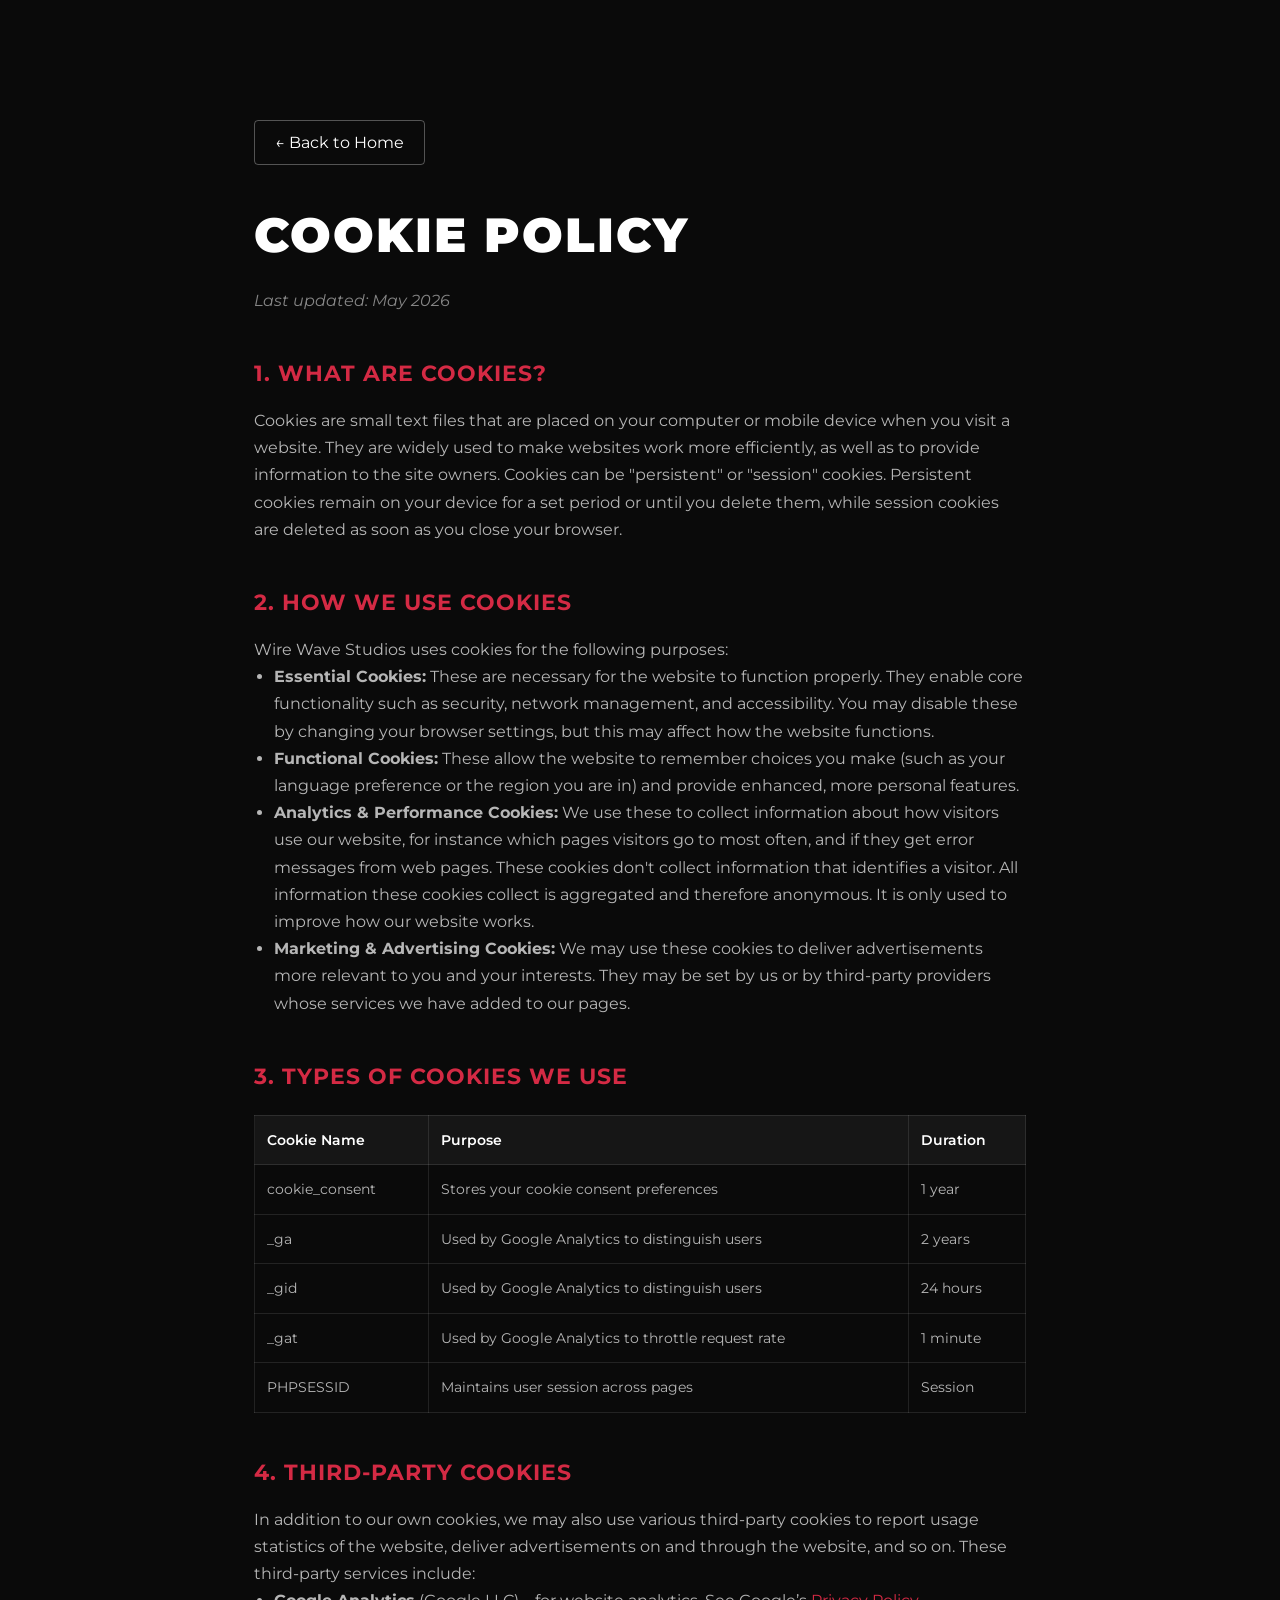
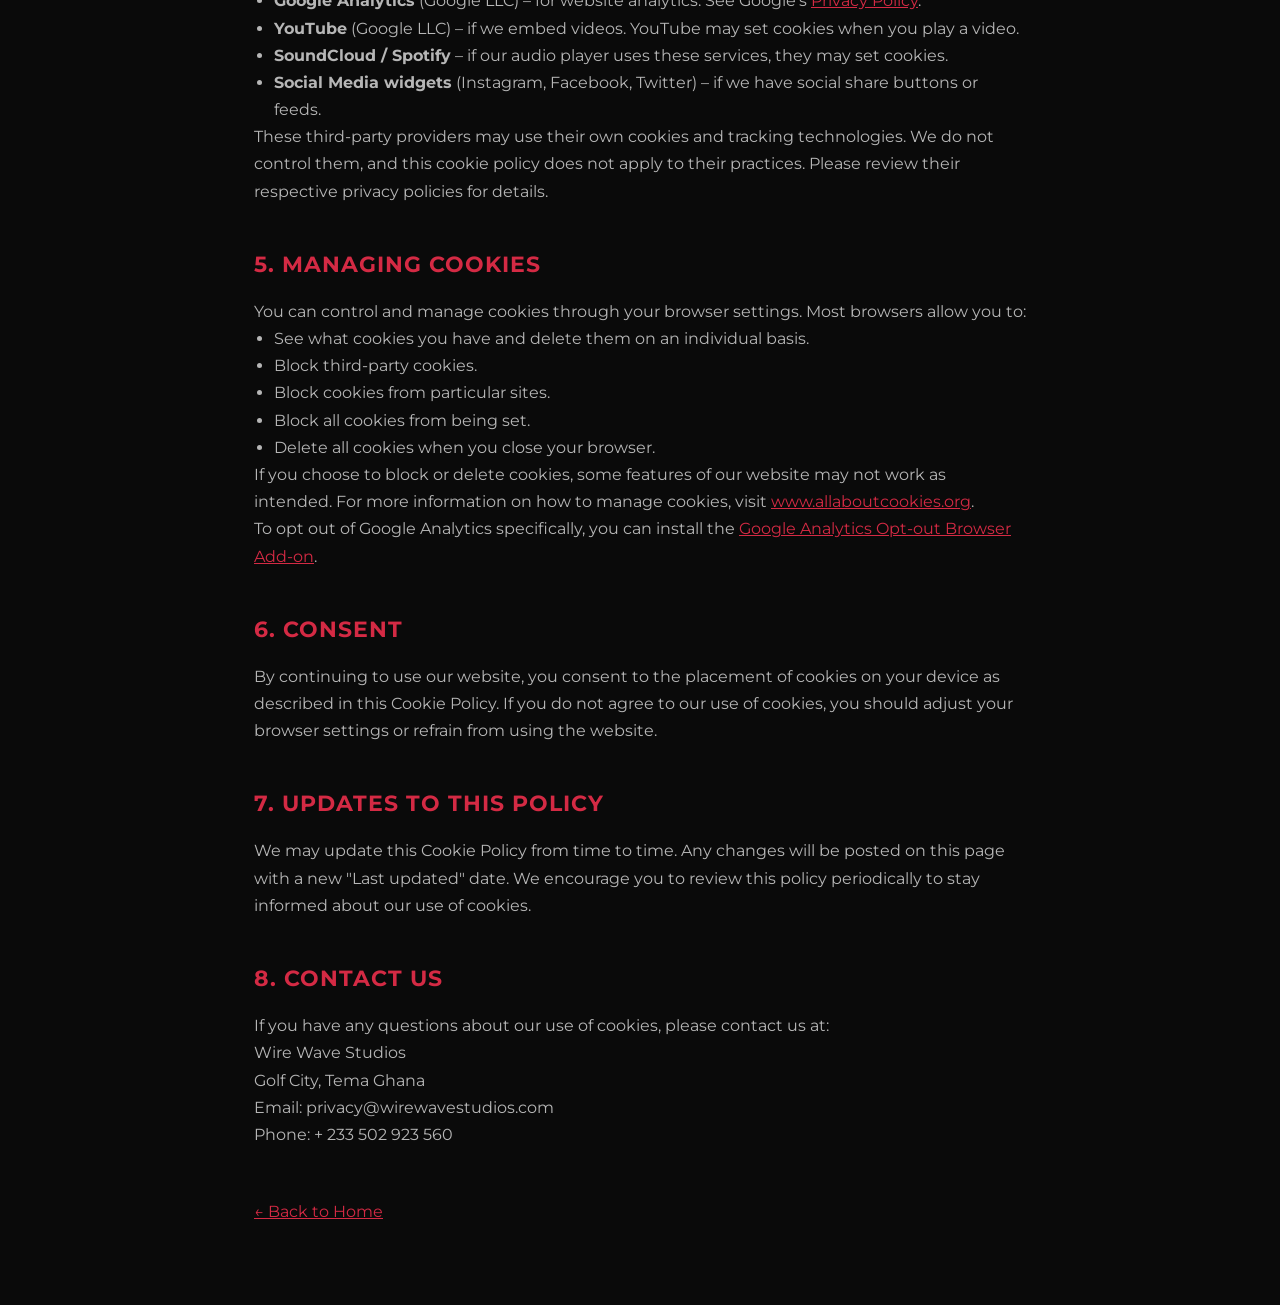
<file: Cookies.html>
<!DOCTYPE html>
<html lang="en">
<head>
    <meta charset="UTF-8">
    <meta name="viewport" content="width=device-width, initial-scale=1.0">
    <title>Cookie Policy | Wire Wave Studios</title>
    <link rel="stylesheet" href="style.css">
    <link href="https://fonts.googleapis.com/css2?family=Montserrat:wght@300;400;500;600;700;800;900&display=swap" rel="stylesheet">
    <style>
        body {
            background: #0a0a0a;
            color: #fff;
            padding: 120px 5% 80px;
            max-width: 900px;
            margin: 0 auto;
            font-family: 'Montserrat', sans-serif;
            line-height: 1.7;
        }
        h1 {
            font-size: clamp(2rem, 5vw, 3rem);
            font-weight: 900;
            text-transform: uppercase;
            letter-spacing: 2px;
            margin-bottom: 10px;
        }
        .last-updated {
            color: rgba(255,255,255,0.5);
            margin-bottom: 40px;
            font-style: italic;
        }
        h2 {
            font-size: 1.4rem;
            font-weight: 700;
            margin: 40px 0 15px;
            color: var(--primary-red, #d42a44);
            text-transform: uppercase;
            letter-spacing: 1px;
        }
        p, li {
            color: rgba(255,255,255,0.7);
        }
        ul {
            padding-left: 20px;
        }
        a {
            color: var(--primary-red);
        }
        .back-home {
            display: inline-block;
            margin-bottom: 30px;
            color: #fff;
            text-decoration: none;
            border: 1px solid rgba(255,255,255,0.3);
            padding: 8px 20px;
            border-radius: 4px;
            transition: 0.3s;
        }
        .back-home:hover {
            background: var(--primary-red);
            border-color: var(--primary-red);
        }
        table {
            width: 100%;
            border-collapse: collapse;
            margin: 20px 0;
            font-size: 0.9rem;
        }
        th, td {
            border: 1px solid rgba(255,255,255,0.1);
            padding: 12px;
            text-align: left;
        }
        th {
            background: rgba(255,255,255,0.05);
            color: #fff;
            font-weight: 600;
        }
        td {
            color: rgba(255,255,255,0.7);
        }
    </style>
</head>
<body>
    <a href="index.html" class="back-home">← Back to Home</a>
    <h1>Cookie Policy</h1>
    <p class="last-updated">Last updated: May 2026</p>

    <h2>1. What Are Cookies?</h2>
    <p>Cookies are small text files that are placed on your computer or mobile device when you visit a website. They are widely used to make websites work more efficiently, as well as to provide information to the site owners. Cookies can be "persistent" or "session" cookies. Persistent cookies remain on your device for a set period or until you delete them, while session cookies are deleted as soon as you close your browser.</p>

    <h2>2. How We Use Cookies</h2>
    <p>Wire Wave Studios uses cookies for the following purposes:</p>
    <ul>
        <li><strong>Essential Cookies:</strong> These are necessary for the website to function properly. They enable core functionality such as security, network management, and accessibility. You may disable these by changing your browser settings, but this may affect how the website functions.</li>
        <li><strong>Functional Cookies:</strong> These allow the website to remember choices you make (such as your language preference or the region you are in) and provide enhanced, more personal features.</li>
        <li><strong>Analytics & Performance Cookies:</strong> We use these to collect information about how visitors use our website, for instance which pages visitors go to most often, and if they get error messages from web pages. These cookies don't collect information that identifies a visitor. All information these cookies collect is aggregated and therefore anonymous. It is only used to improve how our website works.</li>
        <li><strong>Marketing & Advertising Cookies:</strong> We may use these cookies to deliver advertisements more relevant to you and your interests. They may be set by us or by third‑party providers whose services we have added to our pages.</li>
    </ul>

    <h2>3. Types of Cookies We Use</h2>
    <table>
        <thead>
            <tr>
                <th>Cookie Name</th>
                <th>Purpose</th>
                <th>Duration</th>
            </tr>
        </thead>
        <tbody>
            <tr>
                <td>cookie_consent</td>
                <td>Stores your cookie consent preferences</td>
                <td>1 year</td>
            </tr>
            <tr>
                <td>_ga</td>
                <td>Used by Google Analytics to distinguish users</td>
                <td>2 years</td>
            </tr>
            <tr>
                <td>_gid</td>
                <td>Used by Google Analytics to distinguish users</td>
                <td>24 hours</td>
            </tr>
            <tr>
                <td>_gat</td>
                <td>Used by Google Analytics to throttle request rate</td>
                <td>1 minute</td>
            </tr>
            <tr>
                <td>PHPSESSID</td>
                <td>Maintains user session across pages</td>
                <td>Session</td>
            </tr>
        </tbody>
    </table>

    <h2>4. Third‑Party Cookies</h2>
    <p>In addition to our own cookies, we may also use various third‑party cookies to report usage statistics of the website, deliver advertisements on and through the website, and so on. These third‑party services include:</p>
    <ul>
        <li><strong>Google Analytics</strong> (Google LLC) – for website analytics. See Google’s <a href="https://policies.google.com/privacy" target="_blank">Privacy Policy</a>.</li>
        <li><strong>YouTube</strong> (Google LLC) – if we embed videos. YouTube may set cookies when you play a video.</li>
        <li><strong>SoundCloud / Spotify</strong> – if our audio player uses these services, they may set cookies.</li>
        <li><strong>Social Media widgets</strong> (Instagram, Facebook, Twitter) – if we have social share buttons or feeds.</li>
    </ul>
    <p>These third‑party providers may use their own cookies and tracking technologies. We do not control them, and this cookie policy does not apply to their practices. Please review their respective privacy policies for details.</p>

    <h2>5. Managing Cookies</h2>
    <p>You can control and manage cookies through your browser settings. Most browsers allow you to:</p>
    <ul>
        <li>See what cookies you have and delete them on an individual basis.</li>
        <li>Block third‑party cookies.</li>
        <li>Block cookies from particular sites.</li>
        <li>Block all cookies from being set.</li>
        <li>Delete all cookies when you close your browser.</li>
    </ul>
    <p>If you choose to block or delete cookies, some features of our website may not work as intended. For more information on how to manage cookies, visit <a href="https://www.allaboutcookies.org" target="_blank">www.allaboutcookies.org</a>.</p>
    <p>To opt out of Google Analytics specifically, you can install the <a href="https://tools.google.com/dlpage/gaoptout" target="_blank">Google Analytics Opt‑out Browser Add‑on</a>.</p>

    <h2>6. Consent</h2>
    <p>By continuing to use our website, you consent to the placement of cookies on your device as described in this Cookie Policy. If you do not agree to our use of cookies, you should adjust your browser settings or refrain from using the website.</p>

    <h2>7. Updates to This Policy</h2>
    <p>We may update this Cookie Policy from time to time. Any changes will be posted on this page with a new "Last updated" date. We encourage you to review this policy periodically to stay informed about our use of cookies.</p>

    <h2>8. Contact Us</h2>
    <p>If you have any questions about our use of cookies, please contact us at:</p>
    <p>
        Wire Wave Studios<br>
        Golf City, Tema Ghana<br>
        Email: privacy@wirewavestudios.com<br>
        Phone: + 233 502 923 560
    </p>

<p style="margin-top: 50px;"><a href="index.html">← Back to Home</a></p>    
</body>
</html>
</file>
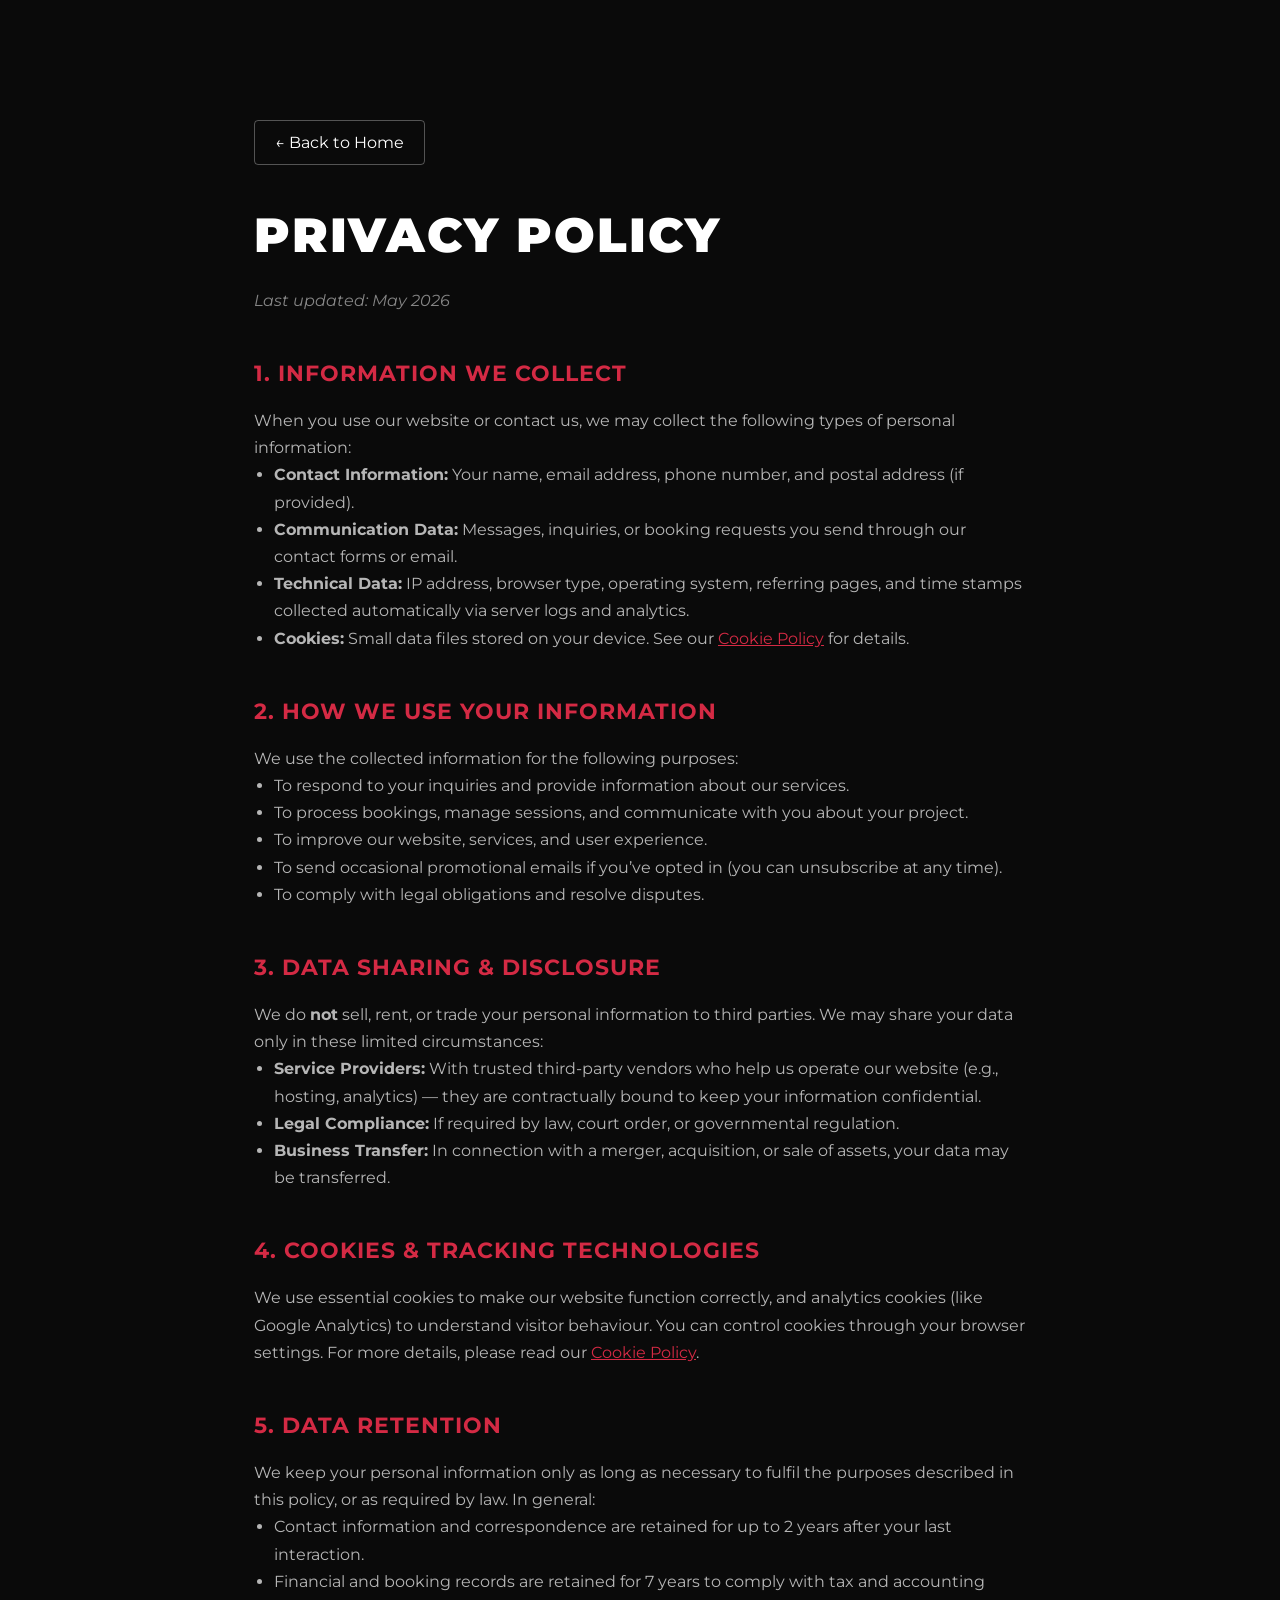
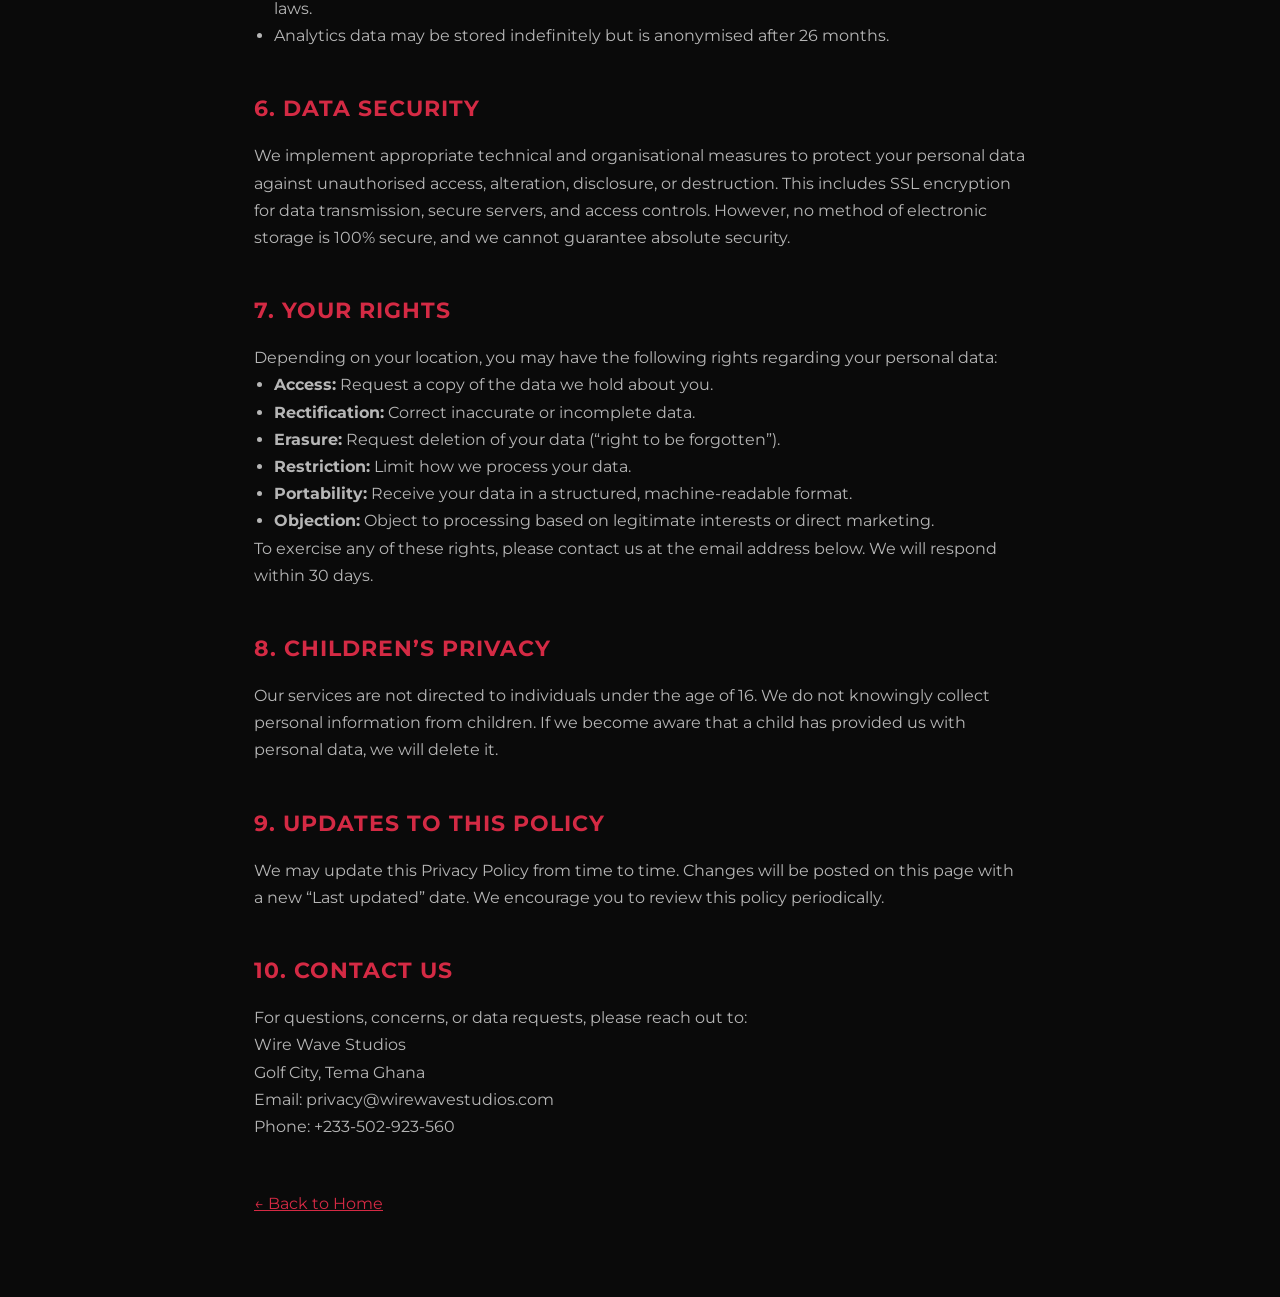
<file: Privacy.html>
<!DOCTYPE html>
<html lang="en">
<head>
    <meta charset="UTF-8">
    <meta name="viewport" content="width=device-width, initial-scale=1.0">
    <title>Privacy Policy | Wire Wave Studios</title>
    <link rel="stylesheet" href="style.css">
    <link href="https://fonts.googleapis.com/css2?family=Montserrat:wght@300;400;500;600;700;800;900&display=swap" rel="stylesheet">
    <style>
        body {
            background: #0a0a0a;
            color: #fff;
            padding: 120px 5% 80px;
            max-width: 900px;
            margin: 0 auto;
            font-family: 'Montserrat', sans-serif;
            line-height: 1.7;
        }
        h1 {
            font-size: clamp(2rem, 5vw, 3rem);
            font-weight: 900;
            text-transform: uppercase;
            letter-spacing: 2px;
            margin-bottom: 10px;
        }
        .last-updated {
            color: rgba(255,255,255,0.5);
            margin-bottom: 40px;
            font-style: italic;
        }
        h2 {
            font-size: 1.4rem;
            font-weight: 700;
            margin: 40px 0 15px;
            color: var(--primary-red, #d42a44);
            text-transform: uppercase;
            letter-spacing: 1px;
        }
        p, li {
            color: rgba(255,255,255,0.7);
        }
        ul {
            padding-left: 20px;
        }
        a {
            color: var(--primary-red);
        }
        .back-home {
            display: inline-block;
            margin-bottom: 30px;
            color: #fff;
            text-decoration: none;
            border: 1px solid rgba(255,255,255,0.3);
            padding: 8px 20px;
            border-radius: 4px;
            transition: 0.3s;
        }
        .back-home:hover {
            background: var(--primary-red);
            border-color: var(--primary-red);
        }
    </style>
</head>
<body>
    <a href="index.html" class="back-home">← Back to Home</a>
    <h1>Privacy Policy</h1>
    <p class="last-updated">Last updated: May 2026</p>

    <h2>1. Information We Collect</h2>
    <p>When you use our website or contact us, we may collect the following types of personal information:</p>
    <ul>
        <li><strong>Contact Information:</strong> Your name, email address, phone number, and postal address (if provided).</li>
        <li><strong>Communication Data:</strong> Messages, inquiries, or booking requests you send through our contact forms or email.</li>
        <li><strong>Technical Data:</strong> IP address, browser type, operating system, referring pages, and time stamps collected automatically via server logs and analytics.</li>
        <li><strong>Cookies:</strong> Small data files stored on your device. See our <a href="cookies.html">Cookie Policy</a> for details.</li>
    </ul>

    <h2>2. How We Use Your Information</h2>
    <p>We use the collected information for the following purposes:</p>
    <ul>
        <li>To respond to your inquiries and provide information about our services.</li>
        <li>To process bookings, manage sessions, and communicate with you about your project.</li>
        <li>To improve our website, services, and user experience.</li>
        <li>To send occasional promotional emails if you’ve opted in (you can unsubscribe at any time).</li>
        <li>To comply with legal obligations and resolve disputes.</li>
    </ul>

    <h2>3. Data Sharing & Disclosure</h2>
    <p>We do <strong>not</strong> sell, rent, or trade your personal information to third parties. We may share your data only in these limited circumstances:</p>
    <ul>
        <li><strong>Service Providers:</strong> With trusted third‑party vendors who help us operate our website (e.g., hosting, analytics) — they are contractually bound to keep your information confidential.</li>
        <li><strong>Legal Compliance:</strong> If required by law, court order, or governmental regulation.</li>
        <li><strong>Business Transfer:</strong> In connection with a merger, acquisition, or sale of assets, your data may be transferred.</li>
    </ul>

    <h2>4. Cookies & Tracking Technologies</h2>
    <p>We use essential cookies to make our website function correctly, and analytics cookies (like Google Analytics) to understand visitor behaviour. You can control cookies through your browser settings. For more details, please read our <a href="cookies.html">Cookie Policy</a>.</p>

    <h2>5. Data Retention</h2>
    <p>We keep your personal information only as long as necessary to fulfil the purposes described in this policy, or as required by law. In general:</p>
    <ul>
        <li>Contact information and correspondence are retained for up to 2 years after your last interaction.</li>
        <li>Financial and booking records are retained for 7 years to comply with tax and accounting laws.</li>
        <li>Analytics data may be stored indefinitely but is anonymised after 26 months.</li>
    </ul>

    <h2>6. Data Security</h2>
    <p>We implement appropriate technical and organisational measures to protect your personal data against unauthorised access, alteration, disclosure, or destruction. This includes SSL encryption for data transmission, secure servers, and access controls. However, no method of electronic storage is 100% secure, and we cannot guarantee absolute security.</p>

    <h2>7. Your Rights</h2>
    <p>Depending on your location, you may have the following rights regarding your personal data:</p>
    <ul>
        <li><strong>Access:</strong> Request a copy of the data we hold about you.</li>
        <li><strong>Rectification:</strong> Correct inaccurate or incomplete data.</li>
        <li><strong>Erasure:</strong> Request deletion of your data (“right to be forgotten”).</li>
        <li><strong>Restriction:</strong> Limit how we process your data.</li>
        <li><strong>Portability:</strong> Receive your data in a structured, machine‑readable format.</li>
        <li><strong>Objection:</strong> Object to processing based on legitimate interests or direct marketing.</li>
    </ul>
    <p>To exercise any of these rights, please contact us at the email address below. We will respond within 30 days.</p>

    <h2>8. Children’s Privacy</h2>
    <p>Our services are not directed to individuals under the age of 16. We do not knowingly collect personal information from children. If we become aware that a child has provided us with personal data, we will delete it.</p>

    <h2>9. Updates to This Policy</h2>
    <p>We may update this Privacy Policy from time to time. Changes will be posted on this page with a new “Last updated” date. We encourage you to review this policy periodically.</p>

    <h2>10. Contact Us</h2>
    <p>For questions, concerns, or data requests, please reach out to:</p>
    <p>
        Wire Wave Studios<br>
        Golf City, Tema Ghana<br>
        Email: privacy@wirewavestudios.com<br>
        Phone: +233-502-923-560
    </p>

    <p style="margin-top: 50px;"><a href="index.html">← Back to Home</a></p>
</body>
</html>
</file>
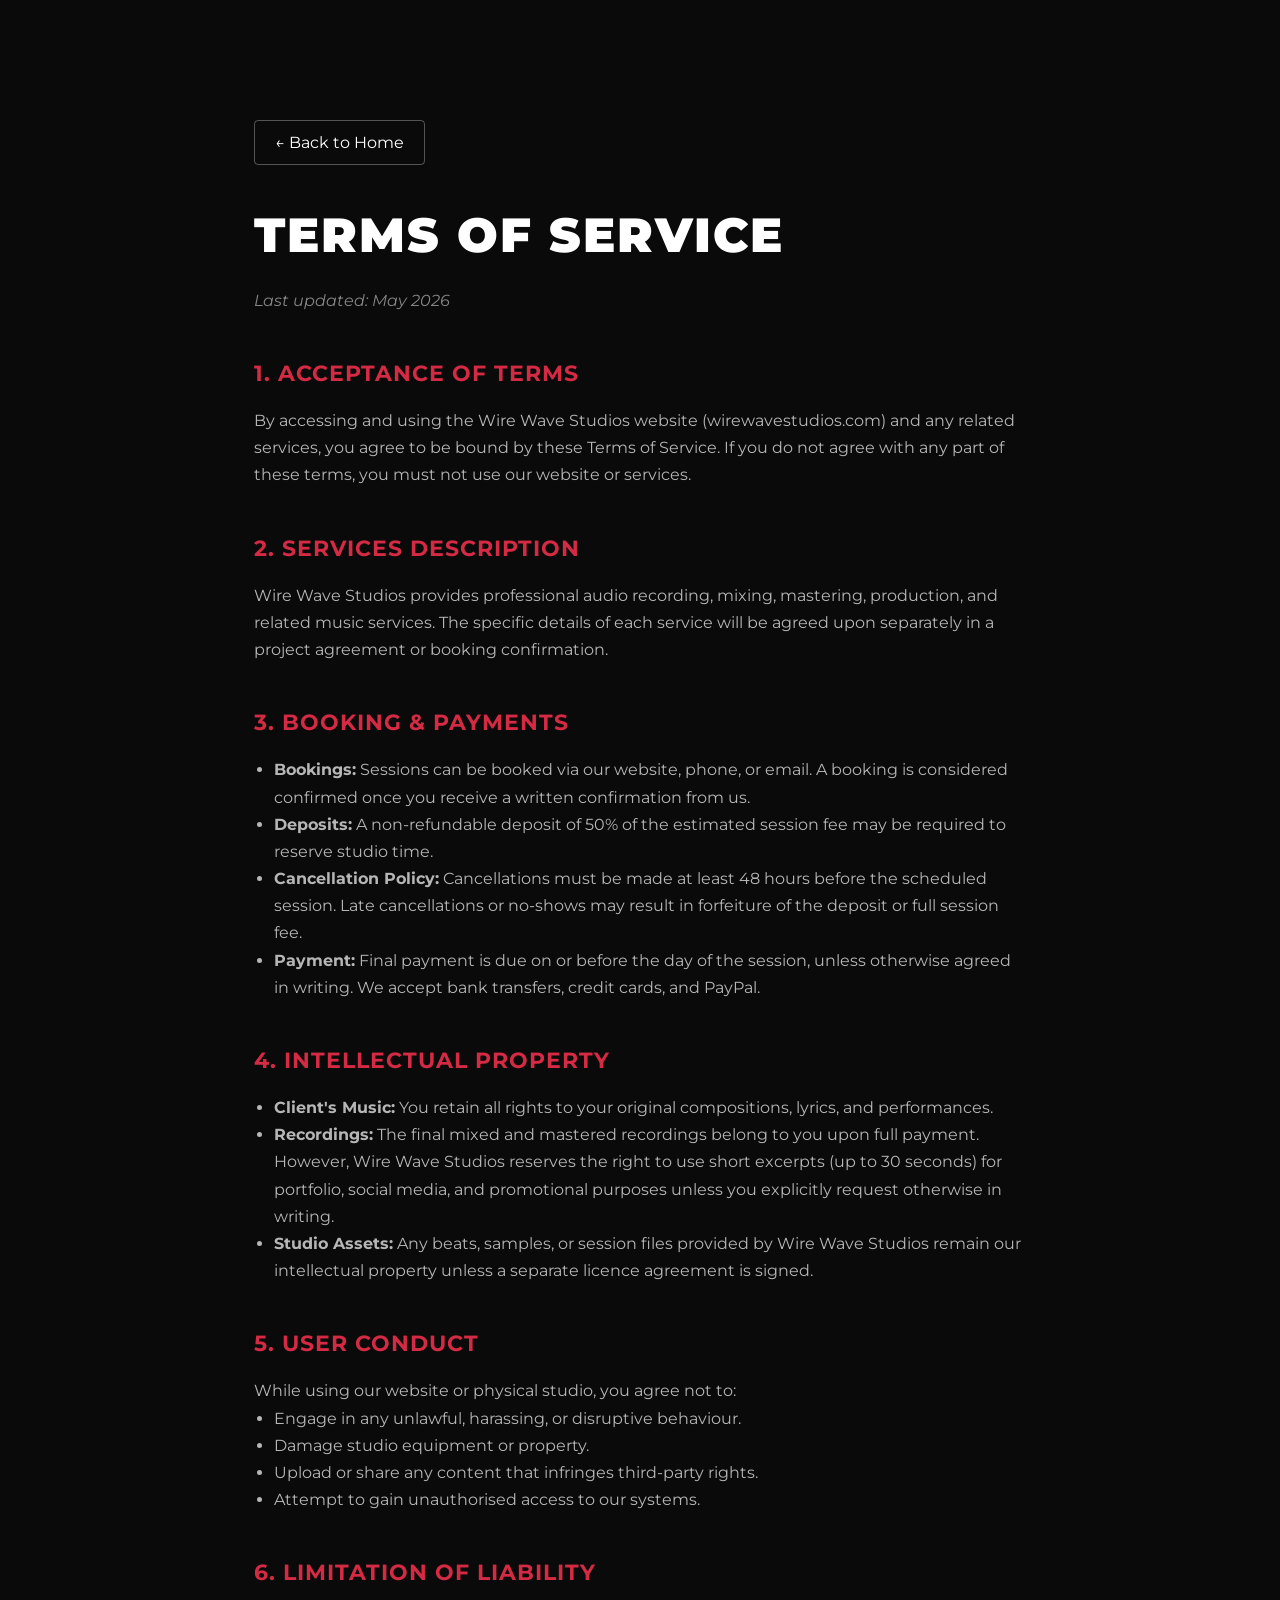
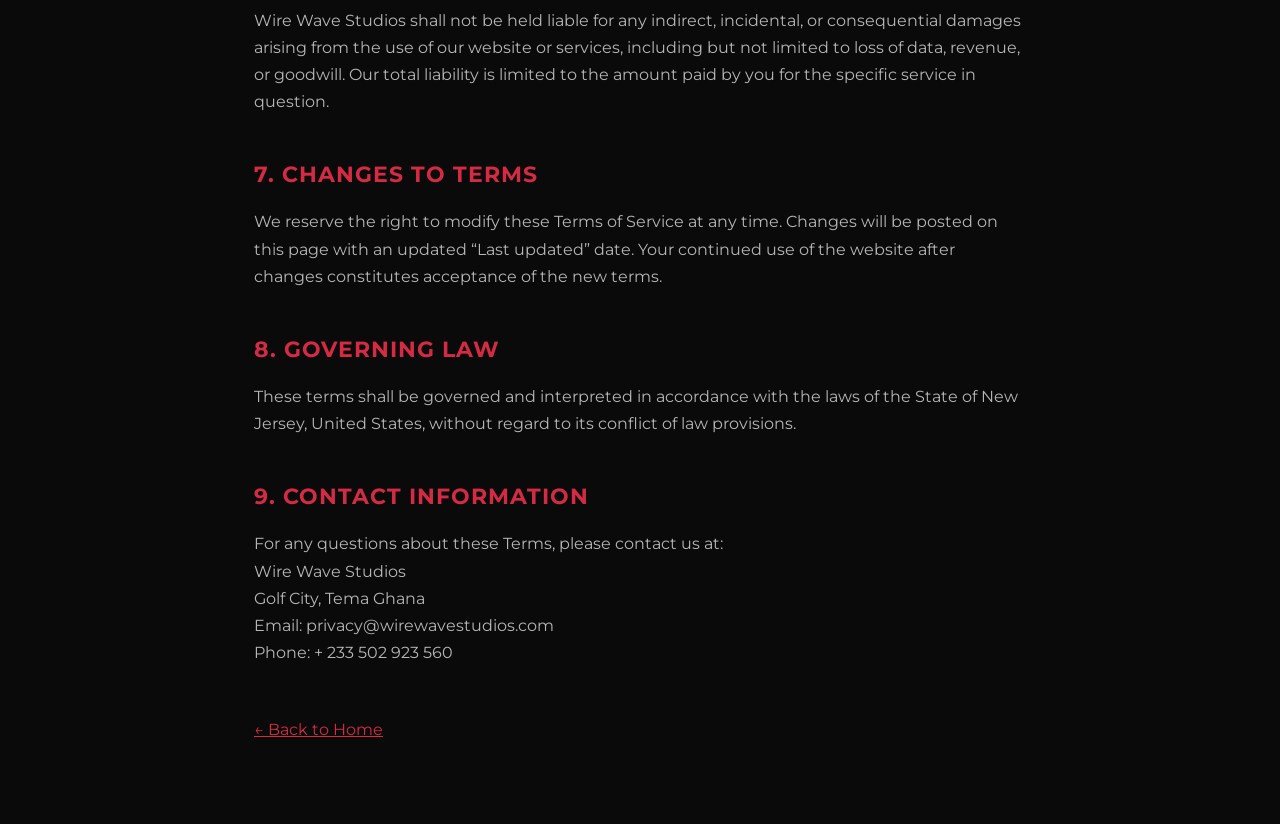
<file: Terms.html>
<!DOCTYPE html>
<html lang="en">
<head>
    <meta charset="UTF-8">
    <meta name="viewport" content="width=device-width, initial-scale=1.0">
    <title>Terms of Service | Wire Wave Studios</title>
    <link rel="stylesheet" href="style.css">
    <link href="https://fonts.googleapis.com/css2?family=Montserrat:wght@300;400;500;600;700;800;900&display=swap" rel="stylesheet">
    <style>
        body {
            background: #0a0a0a;
            color: #fff;
            padding: 120px 5% 80px;
            max-width: 900px;
            margin: 0 auto;
            font-family: 'Montserrat', sans-serif;
            line-height: 1.7;
        }
        h1 {
            font-size: clamp(2rem, 5vw, 3rem);
            font-weight: 900;
            text-transform: uppercase;
            letter-spacing: 2px;
            margin-bottom: 10px;
        }
        .last-updated {
            color: rgba(255,255,255,0.5);
            margin-bottom: 40px;
            font-style: italic;
        }
        h2 {
            font-size: 1.4rem;
            font-weight: 700;
            margin: 40px 0 15px;
            color: var(--primary-red, #d42a44);
            text-transform: uppercase;
            letter-spacing: 1px;
        }
        p, li {
            color: rgba(255,255,255,0.7);
        }
        ul {
            padding-left: 20px;
        }
        a {
            color: var(--primary-red);
        }
        .back-home {
            display: inline-block;
            margin-bottom: 30px;
            color: #fff;
            text-decoration: none;
            border: 1px solid rgba(255,255,255,0.3);
            padding: 8px 20px;
            border-radius: 4px;
            transition: 0.3s;
        }
        .back-home:hover {
            background: var(--primary-red);
            border-color: var(--primary-red);
        }
    </style>
</head>
<body>
    <a href="index.html" class="back-home">← Back to Home</a>
    <h1>Terms of Service</h1>
    <p class="last-updated">Last updated: May 2026</p>

    <h2>1. Acceptance of Terms</h2>
    <p>By accessing and using the Wire Wave Studios website (wirewavestudios.com) and any related services, you agree to be bound by these Terms of Service. If you do not agree with any part of these terms, you must not use our website or services.</p>

    <h2>2. Services Description</h2>
    <p>Wire Wave Studios provides professional audio recording, mixing, mastering, production, and related music services. The specific details of each service will be agreed upon separately in a project agreement or booking confirmation.</p>

    <h2>3. Booking & Payments</h2>
    <ul>
        <li><strong>Bookings:</strong> Sessions can be booked via our website, phone, or email. A booking is considered confirmed once you receive a written confirmation from us.</li>
        <li><strong>Deposits:</strong> A non‑refundable deposit of 50% of the estimated session fee may be required to reserve studio time.</li>
        <li><strong>Cancellation Policy:</strong> Cancellations must be made at least 48 hours before the scheduled session. Late cancellations or no‑shows may result in forfeiture of the deposit or full session fee.</li>
        <li><strong>Payment:</strong> Final payment is due on or before the day of the session, unless otherwise agreed in writing. We accept bank transfers, credit cards, and PayPal.</li>
    </ul>

    <h2>4. Intellectual Property</h2>
    <ul>
        <li><strong>Client's Music:</strong> You retain all rights to your original compositions, lyrics, and performances.</li>
        <li><strong>Recordings:</strong> The final mixed and mastered recordings belong to you upon full payment. However, Wire Wave Studios reserves the right to use short excerpts (up to 30 seconds) for portfolio, social media, and promotional purposes unless you explicitly request otherwise in writing.</li>
        <li><strong>Studio Assets:</strong> Any beats, samples, or session files provided by Wire Wave Studios remain our intellectual property unless a separate licence agreement is signed.</li>
    </ul>

    <h2>5. User Conduct</h2>
    <p>While using our website or physical studio, you agree not to:</p>
    <ul>
        <li>Engage in any unlawful, harassing, or disruptive behaviour.</li>
        <li>Damage studio equipment or property.</li>
        <li>Upload or share any content that infringes third‑party rights.</li>
        <li>Attempt to gain unauthorised access to our systems.</li>
    </ul>

    <h2>6. Limitation of Liability</h2>
    <p>Wire Wave Studios shall not be held liable for any indirect, incidental, or consequential damages arising from the use of our website or services, including but not limited to loss of data, revenue, or goodwill. Our total liability is limited to the amount paid by you for the specific service in question.</p>

    <h2>7. Changes to Terms</h2>
    <p>We reserve the right to modify these Terms of Service at any time. Changes will be posted on this page with an updated “Last updated” date. Your continued use of the website after changes constitutes acceptance of the new terms.</p>

    <h2>8. Governing Law</h2>
    <p>These terms shall be governed and interpreted in accordance with the laws of the State of New Jersey, United States, without regard to its conflict of law provisions.</p>

    <h2>9. Contact Information</h2>
    <p>For any questions about these Terms, please contact us at:</p>
    <p>
        
        Wire Wave Studios<br>
        Golf City, Tema Ghana<br>
        Email: privacy@wirewavestudios.com<br>
        Phone: + 233 502 923 560
    </p>

    <p style="margin-top: 50px;"><a href="index.html">← Back to Home</a></p>
</body>
</html>
</file>
<file: style.css>
:root {
    --primary-red: #d42a44;
    --dark-red: #8b1010;
    --dark-bg: #0d0d0d;
    --text-white: #ffffff;
    --text-muted: rgba(255, 255, 255, 0.6);
    --nav-height: 90px;
}

* { margin: 0; padding: 0; box-sizing: border-box; }

html { scroll-behavior: smooth; }

body {
    font-family: 'Montserrat', 'Inter', sans-serif;
    background-color: var(--dark-bg);
    color: var(--text-white);
    overflow-x: hidden;
    -webkit-font-smoothing: antialiased;
    -moz-osx-font-smoothing: grayscale;
}

/* ============ NAVBAR ============ */
.navbar {
    position: fixed;
    top: 0;
    left: 0;
    width: 100%;
    display: flex;
    justify-content: space-between;
    align-items: center;
    padding: 0 5%;
    height: var(--nav-height);
    z-index: 1000;
    background: linear-gradient(180deg, rgba(13, 13, 13, 0.95) 0%, rgba(13, 13, 13, 0.7) 80%, rgba(13, 13, 13, 0) 100%);
    transition: background 0.4s ease;
}

.navbar.scrolled {
    background: rgba(13, 13, 13, 0.97);
    backdrop-filter: blur(12px);
    -webkit-backdrop-filter: blur(12px);
    box-shadow: 0 2px 30px rgba(0, 0, 0, 0.5);
}

.logo { display: flex; align-items: center; z-index: 1001; text-decoration: none; }

.logo-img {
    height: auto;
    max-height: 55px;
    width: auto;
    display: block;
    transition: transform 0.3s ease;
}
.logo-img:hover { transform: scale(1.04); }

.logo-text {
    font-size: 1.4rem;
    font-weight: 900;
    letter-spacing: 2px;
    color: var(--text-white);
    text-decoration: none;
    white-space: nowrap;
}
.logo-text span { color: var(--primary-red); }

.nav-links { display: flex; list-style: none; gap: 28px; align-items: center; }
.nav-links li { position: relative; }

.nav-links a {
    text-decoration: none;
    color: var(--text-white);
    font-size: 0.85rem;
    font-weight: 600;
    letter-spacing: 1px;
    text-transform: uppercase;
    transition: color 0.3s ease;
    position: relative;
    padding: 6px 0;
    display: inline-flex;
    align-items: center;
    gap: 4px;
}

.nav-links a::after {
    content: '';
    position: absolute;
    bottom: -2px;
    left: 0;
    width: 0;
    height: 2px;
    background: var(--primary-red);
    transition: width 0.3s ease;
}
.nav-links a:hover::after,
.nav-links a.active::after { width: 100%; }
.nav-links a:hover,
.nav-links a.active { color: var(--primary-red); }

/* Dropdown arrow */
.dropdown-arrow {
    display: inline-block;
    width: 0;
    height: 0;
    border-left: 4px solid transparent;
    border-right: 4px solid transparent;
    border-top: 5px solid currentColor;
    transition: transform 0.3s ease;
    margin-left: 2px;
}
.has-dropdown:hover .dropdown-arrow { transform: rotate(180deg); }

/* Dropdown menu */
.dropdown {
    position: absolute;
    top: 100%;
    left: 0;
    background: rgba(20, 20, 20, 0.98);
    backdrop-filter: blur(12px);
    -webkit-backdrop-filter: blur(12px);
    min-width: 210px;
    padding: 12px 0;
    list-style: none;
    border-radius: 4px;
    opacity: 0;
    visibility: hidden;
    transform: translateY(10px);
    transition: all 0.3s ease;
    z-index: 1002;
    border: 1px solid rgba(255, 255, 255, 0.08);
}
.has-dropdown:hover .dropdown { opacity: 1; visibility: visible; transform: translateY(0); }

.dropdown li a {
    display: block;
    padding: 10px 20px;
    font-size: 0.8rem;
    text-transform: none;
    letter-spacing: 0.5px;
    color: rgba(255, 255, 255, 0.8);
    transition: background 0.3s, color 0.3s;
    white-space: nowrap;
}
.dropdown li a:hover { background: var(--primary-red); color: #fff; }

/* Nav right side: Book Studio + hamburger */
.nav-icons { display: flex; align-items: center; gap: 12px; }
.hamburger { display: none; }

.btn-book-nav {
    color: #fff;
    text-decoration: none;
    font-weight: 600;
    letter-spacing: 2px;
    text-transform: uppercase;
    font-size: 0.85rem;
    padding: 8px 20px;
    border: 1px solid rgba(255, 255, 255, 0.4);
    border-radius: 4px;
    transition: all 0.35s ease;
    animation: bookPulse 5s ease-in-out infinite;
}
.btn-book-nav:hover {
    border-color: var(--dark-red);
    color: #fff;
    background: var(--dark-red);
}

@keyframes bookPulse {
    0%, 100% { color: #fff; border-color: #fff; transform: scale(1); box-shadow: none; text-shadow: none; }
    8% { color: var(--dark-red); border-color: var(--dark-red); transform: scale(1.04); box-shadow: 0 0 12px var(--dark-red); text-shadow: 0 0 6px var(--dark-red); }
    16% { color: #fff; border-color: #fff; transform: scale(1); box-shadow: none; text-shadow: none; }
}

/* Book Studio border-draw effect (triggered by main.js) */
#bookStudioBtn { position: relative; overflow: visible; }
#bookStudioBtn::after {
    content: '';
    position: absolute;
    top: -2px; left: -2px; right: -2px; bottom: -2px;
    border: 2px solid var(--dark-red);
    border-radius: 4px;
    transform: scale(0);
    transition: transform 0.5s cubic-bezier(0.25, 1, 0.5, 1);
    pointer-events: none;
    z-index: 0;
}
#bookStudioBtn.draw-border::after { transform: scale(1); }

/* ============ SOCIAL SIDEBAR ============ */
.social-sidebar {
    position: fixed;
    left: 28px;
    top: 50%;
    transform: translateY(-50%);
    display: flex;
    flex-direction: column;
    gap: 22px;
    z-index: 100;
}

.social-sidebar a {
    color: rgba(255, 255, 255, 0.45);
    text-decoration: none;
    font-size: 1.1rem;
    transition: color 0.3s ease, transform 0.3s ease;
    display: flex;
    align-items: center;
    justify-content: center;
    width: 28px;
    height: 28px;
}
.social-sidebar a:hover { color: var(--primary-red); transform: translateY(-3px); }

.social-sidebar .line {
    width: 1px;
    height: 50px;
    background: rgba(255, 255, 255, 0.25);
    margin: 0 auto;
}

/* ============ HERO SECTION ============ */
.hero {
    position: relative;
    height: 100vh;
    min-height: 600px;
    width: 100%;
    display: flex;
    align-items: center;
    overflow: hidden;
}

.hero-bg {
    position: absolute;
    top: 0; left: 0;
    width: 100%; height: 100%;
    background-size: cover;
    background-position: center;
    z-index: 0;
    transform: scale(1);
    will-change: transform, background-image;
}
.hero-bg.zoom-in { animation: bgZoom 5s linear forwards; }

@keyframes bgZoom {
    from { transform: scale(1); }
    to { transform: scale(1.08); }
}

.hero-bg::after {
    content: '';
    position: absolute;
    inset: 0;
    background: radial-gradient(ellipse at center, rgba(13, 13, 13, 0.15) 0%, rgba(13, 13, 13, 0.55) 60%, rgba(13, 13, 13, 0.85) 100%);
    z-index: 1;
}

.content-overlay {
    position: relative;
    z-index: 10;
    padding-left: clamp(6%, 10vw, 13%);
    max-width: 750px;
    pointer-events: none;
}
.content-overlay > * { pointer-events: auto; }

.text-group { position: relative; margin-bottom: 16px; }

.outline-text {
    font-size: clamp(2.8rem, 6.5vw, 7rem);
    text-transform: uppercase;
    color: transparent;
    -webkit-text-stroke: 1.5px rgba(255, 255, 255, 0.18);
    font-weight: 900;
    line-height: 1;
    margin-bottom: -18px;
    letter-spacing: 2px;
}
.outline-text .char { display: inline-block; opacity: 0; transform: translateX(-10px); }

.solid-text {
    font-size: clamp(2.2rem, 5.5vw, 5.5rem);
    font-weight: 900;
    margin: 0;
    line-height: 1;
    letter-spacing: 1px;
    color: #fff;
    transition: opacity 0.5s ease;
}

.hero-description {
    font-size: clamp(0.9rem, 1.2vw, 1.1rem);
    color: rgba(255, 255, 255, 0.7);
    max-width: 440px;
    line-height: 1.7;
    margin: 22px 0 30px;
    font-weight: 400;
    transition: opacity 0.5s ease;
}

.btn-read {
    display: inline-block;
    padding: 14px 38px;
    background: transparent;
    color: #fff;
    border: 2px solid rgba(255, 255, 255, 0.5);
    font-weight: 700;
    letter-spacing: 2px;
    text-transform: uppercase;
    cursor: pointer;
    font-size: 0.85rem;
    transition: all 0.35s ease;
    position: relative;
    overflow: hidden;
    z-index: 1;
    text-decoration: none;
    font-family: 'Montserrat', sans-serif;
}
.btn-read::before {
    content: '';
    position: absolute;
    top: 0; left: -100%;
    width: 100%; height: 100%;
    background: var(--primary-red);
    z-index: -1;
    transition: left 0.4s cubic-bezier(0.25, 1, 0.5, 1);
}
.btn-read:hover::before { left: 0; }
.btn-read:hover {
    border-color: var(--primary-red);
    color: #fff;
    box-shadow: 0 8px 30px rgba(212, 42, 68, 0.4);
    transform: translateY(-2px);
}

/* ============ SLIDER NAVIGATION ============ */
.slider-nav {
    position: absolute;
    right: clamp(20px, 5%, 60px);
    top: 50%;
    transform: translateY(-50%);
    display: flex;
    flex-direction: column;
    gap: 32px;
    z-index: 20;
}

.nav-item {
    font-size: 1.1rem;
    font-weight: 800;
    color: rgba(255, 255, 255, 0.3);
    cursor: pointer;
    transition: all 0.4s ease;
    position: relative;
    padding-left: 18px;
    letter-spacing: 1px;
    user-select: none;
}
.nav-item::before {
    content: '';
    position: absolute;
    left: 0;
    top: 50%;
    transform: translateY(-50%);
    width: 4px;
    height: 4px;
    background: rgba(255, 255, 255, 0.3);
    border-radius: 50%;
    transition: all 0.4s ease;
}
.nav-item.active { color: #fff; transform: scale(1.15); padding-left: 24px; }
.nav-item.active::before {
    background: var(--primary-red);
    width: 8px;
    height: 8px;
    box-shadow: 0 0 16px rgba(212, 42, 68, 0.8);
}
.nav-item:hover { color: rgba(255, 255, 255, 0.7); }
.nav-item.active:hover { color: #fff; }

/* ============ SCROLL INDICATOR ============ */
.scroll-down {
    position: absolute;
    bottom: 30px;
    left: 50%;
    transform: translateX(-50%);
    z-index: 20;
    cursor: pointer;
    animation: bounce 2.2s infinite;
    display: flex;
    flex-direction: column;
    align-items: center;
    gap: 6px;
}
.scroll-down .arrow { font-size: 1.3rem; color: rgba(255, 255, 255, 0.7); transition: color 0.3s; }
.scroll-down:hover .arrow { color: var(--primary-red); }
.scroll-down .line-vert { width: 1px; height: 32px; background: rgba(255, 255, 255, 0.35); border-radius: 1px; }

@keyframes bounce {
    0%, 20%, 50%, 80%, 100% { transform: translateY(0) translateX(-50%); }
    40% { transform: translateY(-12px) translateX(-50%); }
    60% { transform: translateY(-5px) translateX(-50%); }
}

/* ============ WHAT WE DO / STUDIO SERVICES ============ */
.services-section { padding: 100px 5% 120px; background: var(--dark-red); }

.services-header { text-align: center; margin-bottom: 60px; }

.services-header h2 {
    font-size: clamp(2rem, 5vw, 3.5rem);
    font-weight: 900;
    text-transform: uppercase;
    letter-spacing: 2px;
    margin-bottom: 10px;
}

.services-subtitle {
    font-size: 1rem;
    color: #fff;
    letter-spacing: 4px;
    font-weight: 600;
    text-transform: uppercase;
}

.carousel-container { position: relative; max-width: 1200px; margin: 0 auto; overflow: hidden; }
.carousel-track-wrapper { overflow: hidden; }
.carousel-track { display: flex; transition: transform 0.5s ease; }

.service-card {
    flex: 0 0 calc(100% / 3);
    padding: 0 15px;
    text-align: center;
    display: flex;
    flex-direction: column;
    align-items: center;
}

.card-image {
    overflow: hidden;
    border-radius: 4px;
    width: 100%;
    aspect-ratio: 4 / 3;
    background: #1a1a1a;
    margin-bottom: 22px;
}
.card-image img { width: 100%; height: 100%; object-fit: cover; transition: transform 0.4s ease; }
.service-card:hover .card-image img { transform: scale(1.08); }

.service-card h3 { font-size: 1.3rem; font-weight: 700; margin-bottom: 12px; letter-spacing: 1px; }

.service-card p {
    font-size: 0.9rem;
    color: rgba(255, 255, 255, 0.6);
    line-height: 1.6;
    max-width: 280px;
    margin-bottom: 22px;
}

.service-card .btn-read { padding: 10px 28px; font-size: 0.8rem; }

/* Carousel arrows */
.carousel-arrow {
    position: absolute;
    top: 50%;
    transform: translateY(-50%);
    background: rgba(255, 255, 255, 0.08);
    border: 2px solid #fff;
    color: #fff;
    font-size: 2.5rem;
    width: 50px;
    height: 50px;
    display: flex;
    align-items: center;
    justify-content: center;
    cursor: pointer;
    z-index: 20;
    transition: all 0.3s ease;
    border-radius: 50%;
    line-height: 1;
}
.carousel-arrow:hover { background: var(--primary-red); border-color: var(--primary-red); color: #fff; }
.carousel-arrow.left { left: -10px; }
.carousel-arrow.right { right: -10px; }
.carousel-arrow:disabled { opacity: 0.3; pointer-events: none; }

@media (max-width: 1024px) {
    .service-card { flex: 0 0 50%; }
    .carousel-arrow { width: 40px; height: 40px; font-size: 2rem; }
}
@media (max-width: 768px) {
    .service-card { flex: 0 0 100%; }
    .carousel-arrow.left { left: 5px; }
    .carousel-arrow.right { right: 5px; }
    .carousel-arrow { width: 36px; height: 36px; font-size: 1.8rem; }
}

/* ============ WHY US / FEATURES ============ */
.features-section {
    position: relative;
    padding: 100px 5% 120px;
    background: #0a0a0a;
    overflow: hidden;
}

.features-bg {
    position: absolute;
    top: 0; left: 0;
    width: 100%; height: 100%;
    background: url('https://images.unsplash.com/photo-1524650359799-842906ca1c06?auto=format&fit=crop&w=1920&q=80') center/cover no-repeat;
    opacity: 0.07;
    z-index: 0;
}

.features-overlay { position: relative; z-index: 1; max-width: 1200px; margin: 0 auto; }

.features-header { text-align: center; margin-bottom: 60px; }

.features-header h2 {
    font-size: clamp(2rem, 5vw, 3.5rem);
    font-weight: 900;
    text-transform: uppercase;
    letter-spacing: 2px;
    margin-bottom: 10px;
    color: #fff;
}

.features-subtitle {
    font-size: 1rem;
    color: var(--primary-red);
    letter-spacing: 4px;
    font-weight: 600;
    text-transform: uppercase;
}

.features-grid { display: grid; grid-template-columns: repeat(3, 1fr); gap: 30px; margin-bottom: 50px; }

.feature-card {
    background: rgba(255, 255, 255, 0.03);
    border: 1px solid rgba(255, 255, 255, 0.06);
    padding: 40px 25px;
    text-align: center;
    border-radius: 4px;
    transition: border-color 0.3s ease, background 0.3s ease, transform 0.3s ease;
}
.feature-card:hover {
    border-color: var(--primary-red);
    background: rgba(212, 42, 68, 0.05);
    transform: translateY(-5px);
}

.feature-icon { font-size: 2.8rem; margin-bottom: 15px; }
.feature-card h3 { font-size: 1.3rem; font-weight: 700; margin-bottom: 12px; color: #fff; letter-spacing: 1px; }
.feature-card p { font-size: 0.9rem; color: rgba(255, 255, 255, 0.65); line-height: 1.6; }

.features-btn-wrapper { text-align: center; }

.btn-about {
    display: inline-block;
    padding: 16px 48px;
    background: var(--primary-red);
    color: #fff;
    font-weight: 700;
    letter-spacing: 2px;
    text-transform: uppercase;
    text-decoration: none;
    border-radius: 4px;
    font-size: 0.9rem;
    transition: background 0.3s ease, box-shadow 0.3s ease, transform 0.3s ease;
}
.btn-about:hover { background: #b52336; box-shadow: 0 10px 30px rgba(212, 42, 68, 0.4); transform: translateY(-2px); }

@media (max-width: 1024px) { .features-grid { grid-template-columns: repeat(2, 1fr); gap: 20px; } }
@media (max-width: 600px) {
    .features-grid { grid-template-columns: 1fr; }
    .feature-card { padding: 30px 20px; }
}

/* ============ PORTFOLIO / RECENT RECORDS ============ */
.portfolio-section { padding-top: 100px; padding-bottom: 100px; }

.portfolio-container { position: relative; max-width: 1000px; margin: 0 auto; display: flex; justify-content: center; }

.portfolio-center { position: relative; z-index: 2; flex: 1; text-align: center; max-width: 680px; width: 100%; }

.portfolio-label {
    display: inline-block;
    color: var(--primary-red);
    text-transform: uppercase;
    letter-spacing: 4px;
    font-weight: 600;
    font-size: 0.8rem;
    margin-bottom: 20px;
    border: 1px solid var(--primary-red);
    padding: 4px 16px;
    border-radius: 20px;
}

.portfolio-center h2 {
    font-size: clamp(2.4rem, 5vw, 3.8rem);
    font-weight: 900;
    text-transform: uppercase;
    letter-spacing: 3px;
    margin: 10px 0 20px;
    color: #fff;
    line-height: 1.1;
}

.portfolio-description {
    color: rgba(255, 255, 255, 0.5);
    max-width: 560px;
    margin: 0 auto 40px;
    font-size: 0.9rem;
    line-height: 1.7;
}

/* Track list */
.track-list { list-style: none; padding: 0; margin: 0 0 30px 0; border-top: 1px solid rgba(255, 255, 255, 0.08); }

.track-item {
    display: flex;
    justify-content: space-between;
    align-items: baseline;
    padding: 16px 0;
    border-bottom: 1px solid rgba(255, 255, 255, 0.05);
    cursor: pointer;
    transition: background 0.2s, padding-left 0.2s;
}
.track-item:hover { background: rgba(255, 255, 255, 0.055); padding-left: 10px; }
.track-item.active { background: var(--dark-red); border-left: 4px solid #fff; padding-left: 15px; }

.track-main { display: flex; flex-direction: column; align-items: flex-start; gap: 4px; }
.track-title { font-weight: 700; font-size: 1.1rem; color: #fff; letter-spacing: 0.5px; text-align: left; }
.track-artist { font-weight: 500; font-size: 0.85rem; color: rgba(255, 255, 255, 0.55); text-align: left; }
.track-duration {
    font-weight: 600;
    font-size: 0.95rem;
    color: rgba(255, 255, 255, 0.45);
    letter-spacing: 0.5px;
    font-variant-numeric: tabular-nums;
}

/* Mini player */
.player-mini-bar {
    display: flex;
    align-items: center;
    justify-content: center;
    gap: 20px;
    flex-wrap: wrap;
    margin-bottom: 25px;
    font-size: 0.8rem;
    opacity: 0.8;
}

.play-pause-btn {
    background: none;
    border: 1px solid rgba(255, 255, 255, 0.2);
    color: #fff;
    font-size: 1rem;
    width: 36px;
    height: 36px;
    border-radius: 50%;
    display: flex;
    align-items: center;
    justify-content: center;
    cursor: pointer;
    transition: background 0.3s;
}
.play-pause-btn:hover { background: #ff0101; border-color: #ff0000; }

.now-playing {
    font-weight: 600;
    color: rgba(255, 255, 255, 0.8);
    min-width: 120px;
    text-align: left;
    white-space: nowrap;
    overflow: hidden;
    text-overflow: ellipsis;
}

.progress-area { display: flex; align-items: center; gap: 6px; flex: 1; min-width: 150px; }

.progress-bar { flex: 1; height: 3px; background: #fff; border-radius: 2px; position: relative; cursor: pointer; }
.progress-fill { position: absolute; top: 0; left: 0; height: 100%; width: 0%; background: #ff0000; border-radius: 2px; pointer-events: none; }

#progressSlider { position: absolute; top: 0; left: 0; width: 100%; height: 100%; opacity: 0; cursor: pointer; }

.time { font-size: 0.7rem; color: rgba(255, 255, 255, 0.4); min-width: 35px; text-align: center; }

.vol-control { display: flex; align-items: center; gap: 5px; }
.mute-btn { background: none; border: none; color: #ff0000; font-size: 1rem; cursor: pointer; }
#volumeSlider { width: 60px; accent-color: #ff0000; }

.portfolio-btn-wrapper { margin-top: 40px; }

.btn-listen-more {
    display: inline-block;
    padding: 13px 40px;
    background: transparent;
    color: #fff;
    border: 2px solid var(--dark-red);
    font-weight: 700;
    letter-spacing: 2px;
    text-transform: uppercase;
    text-decoration: none;
    font-size: 0.8rem;
    border-radius: 4px;
    transition: all 0.3s;
}
.btn-listen-more:hover { background: var(--dark-red); color: #fff; }

@media (max-width: 768px) {
    .player-mini-bar { flex-direction: column; align-items: center; }
    .now-playing { text-align: center; }
}

/* ============ ARTISTS TRUST US ============ */
.artists-section { padding: 100px 5% 120px; background: var(--dark-red); text-align: center; color: #fff; }

.artists-label {
    display: inline-block;
    color: #fff;
    text-transform: uppercase;
    letter-spacing: 4px;
    font-weight: 600;
    font-size: 0.8rem;
    margin-bottom: 8px;
    border: 1px solid #fff;
    padding: 4px 16px;
    border-radius: 20px;
}

.artists-container h2 {
    font-size: clamp(2.4rem, 5vw, 3.8rem);
    font-weight: 900;
    text-transform: uppercase;
    letter-spacing: 3px;
    margin: 10px 0 40px;
    color: #fff;
    line-height: 1.1;
}

.artists-carousel { position: relative; margin-bottom: 60px; }
.artists-track-wrapper { overflow: hidden; }
.artists-track { display: flex; transition: transform 0.5s ease; }

.artist-card { flex: 0 0 calc(100% / 3); padding: 0 15px; text-align: center; box-sizing: border-box; }

.artist-image {
    overflow: hidden;
    border-radius: 4px;
    width: 100%;
    aspect-ratio: 4 / 3;
    background: #1a1a1a;
    margin-bottom: 22px;
}
.artist-image img { width: 100%; height: 100%; object-fit: cover; display: block; transition: transform 0.4s ease; }
.artist-card:hover .artist-image img { transform: scale(1.08); }
.artist-card h3 { font-size: 1.3rem; font-weight: 700; letter-spacing: 1px; }

.artists-carousel .carousel-arrow:hover { background: #000; border-color: #000; }
.artists-carousel .carousel-arrow.right { font-size: 2.2rem; }

.partners-bar {
    display: flex;
    justify-content: center;
    align-items: center;
    flex-wrap: wrap;
    gap: 30px 40px;
    margin-top: 20px;
    padding-top: 30px;
    border-top: 1px solid #fff;
}
.partners-bar img {
    height: 24px;
    width: auto;
    filter: brightness(0) invert(1);
    opacity: 0.7;
    transition: opacity 0.3s, transform 0.3s;
}
.partners-bar img:hover { opacity: 1; transform: scale(1.1); }

@media (max-width: 1024px) { .artist-card { flex: 0 0 50%; } }
@media (max-width: 768px) { .artist-card { flex: 0 0 100%; } }

/* ============ STUDIO FOOTER ============ */
.studio-footer {
    background: #050505;
    position: relative;
    padding: 0;
    color: rgba(255, 255, 255, 0.7);
    font-family: 'Montserrat', sans-serif;
    overflow: hidden;
}

.footer-subscribe-banner {
    background: #0b0b0b;
    border-bottom: 1px solid rgba(255, 255, 255, 0.04);
    padding: 70px 5%;
    text-align: center;
}
.subscribe-banner-inner { max-width: 650px; margin: 0 auto; }

.subscribe-title {
    font-size: clamp(1.6rem, 3vw, 2.2rem);
    font-weight: 800;
    color: #fff;
    text-transform: uppercase;
    letter-spacing: 2px;
    margin-bottom: 12px;
}
.subscribe-text { color: rgba(255, 255, 255, 0.55); margin-bottom: 30px; font-size: 0.95rem; line-height: 1.6; }

.subscribe-input-group { display: flex; gap: 10px; max-width: 520px; margin: 0 auto 15px; }

.subscribe-form-banner input[type="email"] {
    flex: 1;
    padding: 14px 20px;
    background: rgba(255, 255, 255, 0.05);
    border: 1px solid rgba(255, 255, 255, 0.1);
    color: #fff;
    font-size: 0.95rem;
    border-radius: 4px;
    outline: none;
    transition: border-color 0.3s;
    font-family: 'Montserrat', sans-serif;
}
.subscribe-form-banner input[type="email"]:focus { border-color: var(--dark-red); }

.btn-subscribe-banner {
    padding: 14px 34px;
    background: var(--dark-red);
    color: #fff;
    border: none;
    font-weight: 700;
    letter-spacing: 1px;
    text-transform: uppercase;
    cursor: pointer;
    border-radius: 4px;
    font-size: 0.9rem;
    transition: background 0.3s, box-shadow 0.3s;
    white-space: nowrap;
}
.btn-subscribe-banner:hover { background: #a51414; box-shadow: 0 8px 25px rgba(139, 16, 16, 0.3); }

.subscribe-checkbox-banner {
    display: flex;
    align-items: center;
    justify-content: center;
    gap: 8px;
    font-size: 0.8rem;
    color: rgba(255, 255, 255, 0.5);
    cursor: pointer;
}
.subscribe-checkbox-banner input { accent-color: var(--dark-red); }

.footer-grid {
    max-width: 1300px;
    margin: 0 auto;
    padding: 80px 5% 60px;
    display: grid;
    grid-template-columns: 1.8fr 1fr 1fr 1fr;
    gap: 60px;
    position: relative;
    z-index: 1;
}

.footer-col h3 {
    color: #fff;
    font-size: 1rem;
    font-weight: 700;
    text-transform: uppercase;
    letter-spacing: 2px;
    margin-bottom: 24px;
}

.footer-about .logo-img { max-height: 50px; margin-bottom: 20px; display: block; }
.footer-about p { color: rgba(255, 255, 255, 0.55); line-height: 1.8; margin: 20px 0 25px; font-size: 0.9rem; max-width: 320px; }

.footer-socials { display: flex; gap: 18px; margin-top: 10px; }
.footer-socials a { color: rgba(255, 255, 255, 0.45); font-size: 1.3rem; transition: color 0.3s, transform 0.3s; }
.footer-socials a:hover { color: var(--dark-red); transform: translateY(-2px); }

.footer-col ul { list-style: none; padding: 0; margin: 0; }
.footer-col ul li { margin-bottom: 12px; }
.footer-col ul li a {
    color: rgba(255, 255, 255, 0.6);
    text-decoration: none;
    transition: color 0.3s, padding-left 0.3s;
    font-size: 0.9rem;
    display: inline-block;
}
.footer-col ul li a:hover { color: var(--dark-red); padding-left: 5px; }

.contact-info { list-style: none; padding: 0; margin: 0; }
.contact-info li { display: flex; align-items: center; gap: 14px; margin-bottom: 16px; color: rgba(255, 255, 255, 0.6); font-size: 0.9rem; }
.contact-info i { color: var(--dark-red); width: 16px; text-align: center; }

.footer-wave { position: absolute; bottom: 0; left: 0; width: 100%; line-height: 0; z-index: 0; opacity: 0.6; }
.footer-wave svg { width: 100%; height: 80px; }

.footer-bottom-bar {
    position: relative;
    z-index: 1;
    max-width: 1300px;
    margin: 0 auto;
    padding: 30px 5%;
    border-top: 1px solid rgba(255, 255, 255, 0.06);
    display: flex;
    flex-direction: column;
    align-items: center;
    gap: 12px;
    color: rgba(255, 255, 255, 0.4);
    font-size: 0.85rem;
}
.footer-legal { display: flex; gap: 30px; justify-content: center; flex-wrap: wrap; }
.footer-legal a { color: rgba(255, 255, 255, 0.4); text-decoration: none; transition: color 0.3s; }
.footer-legal a:hover { color: var(--dark-red); }

@media (max-width: 1024px) { .footer-grid { grid-template-columns: 1fr 1fr; gap: 50px; } }
@media (max-width: 768px) {
    .subscribe-input-group { flex-direction: column; }
    .footer-grid { grid-template-columns: 1fr; gap: 40px; }
    .footer-about p { max-width: 100%; }
}

/* ============ RESPONSIVE (hero + navbar + global) ============ */
@media (max-width: 1024px) {
    .social-sidebar { left: 14px; gap: 16px; }
    .social-sidebar a { font-size: 0.9rem; }
    .nav-links { gap: 18px; }
    .nav-links a { font-size: 0.78rem; }
    .slider-nav { right: 18px; gap: 24px; }
    .nav-item { font-size: 0.95rem; padding-left: 14px; }
    .content-overlay { padding-left: 10%; }
}

@media (max-width: 768px) {
    .social-sidebar { display: none; }

    /* Mobile menu */
    .nav-links {
        position: fixed;
        top: 0;
        right: -100%;
        width: 70%;
        max-width: 320px;
        height: 100vh;
        background: rgba(13, 13, 13, 0.97);
        backdrop-filter: blur(16px);
        -webkit-backdrop-filter: blur(16px);
        flex-direction: column;
        align-items: stretch;
        justify-content: flex-start;
        padding-top: 100px;
        gap: 10px;
        transition: right 0.5s cubic-bezier(0.25, 1, 0.5, 1);
        z-index: 1000;
        box-shadow: -10px 0 40px rgba(0, 0, 0, 0.6);
        overflow-y: auto;
    }
    .nav-links.open { right: 0; }
    .nav-links li { width: 100%; }
    .nav-links > li > a { padding: 12px 30px; display: flex; justify-content: space-between; font-size: 1.1rem; letter-spacing: 2px; }

    .dropdown {
        position: static;
        background: transparent;
        backdrop-filter: none;
        -webkit-backdrop-filter: none;
        border: none;
        opacity: 1;
        visibility: visible;
        transform: none;
        max-height: 0;
        overflow: hidden;
        transition: max-height 0.4s ease;
        padding: 0;
        display: block;
        min-width: unset;
    }
    .has-dropdown.submenu-open .dropdown { max-height: 500px; }
    .dropdown li a { padding: 10px 40px; font-size: 0.9rem; border-bottom: 1px solid rgba(255, 255, 255, 0.05); }
    .dropdown-arrow { margin-left: 8px; }
    .has-dropdown.submenu-open .dropdown-arrow { transform: rotate(180deg); }

    /* Hamburger */
    .hamburger {
        display: flex;
        flex-direction: column;
        justify-content: center;
        align-items: center;
        gap: 5px;
        width: 30px;
        height: 30px;
        cursor: pointer;
        position: relative;
        z-index: 1002;
    }
    .hamburger span { display: block; width: 22px; height: 2px; background: #fff; border-radius: 2px; transition: 0.3s; }
    .hamburger.active span:nth-child(1) { transform: translateY(7px) rotate(45deg); }
    .hamburger.active span:nth-child(2) { opacity: 0; }
    .hamburger.active span:nth-child(3) { transform: translateY(-7px) rotate(-45deg); }

    .btn-book-nav { padding: 6px 12px; font-size: 0.75rem; }
    .navbar { padding: 0 5%; height: 70px; }
    .logo-img { max-height: 40px; }
    .logo-text { font-size: 1.1rem; }

    .content-overlay { padding-left: 6%; max-width: 90%; }
    .outline-text { font-size: clamp(2rem, 8vw, 4rem); margin-bottom: -10px; -webkit-text-stroke: 1px rgba(255, 255, 255, 0.15); }
    .solid-text { font-size: clamp(1.6rem, 7vw, 3.2rem); }
    .hero-description { font-size: 0.85rem; max-width: 300px; margin: 14px 0 22px; }
    .btn-read { padding: 12px 28px; font-size: 0.78rem; }

    .slider-nav { right: 10px; gap: 20px; }
    .nav-item { font-size: 0.8rem; padding-left: 10px; }
    .nav-item.active { padding-left: 16px; }

    .scroll-down { bottom: 20px; }
    .scroll-down .line-vert { height: 22px; }
}

@media (max-width: 480px) {
    .navbar { padding: 0 4%; height: 60px; }
    .logo-img { max-height: 34px; }
    .logo-text { font-size: 1rem; letter-spacing: 1px; }

    .content-overlay { padding-left: 5%; max-width: 95%; }
    .outline-text { font-size: clamp(1.6rem, 7vw, 3rem); margin-bottom: -6px; }
    .solid-text { font-size: clamp(1.3rem, 6vw, 2.4rem); }
    .hero-description { font-size: 0.78rem; max-width: 260px; margin: 10px 0 18px; line-height: 1.5; }
    .btn-read { padding: 10px 22px; font-size: 0.72rem; letter-spacing: 1px; }

    .slider-nav { right: 6px; gap: 16px; }
    .nav-item { font-size: 0.7rem; padding-left: 8px; }
    .nav-item.active { padding-left: 12px; }
    .nav-item::before { width: 3px; height: 3px; }
    .nav-item.active::before { width: 6px; height: 6px; }

    .scroll-down { bottom: 14px; }
    .scroll-down .arrow { font-size: 1rem; }
    .scroll-down .line-vert { height: 16px; }
}

/* ============ ACCESSIBILITY & FOCUS ============ */
a:focus-visible,
button:focus-visible,
.nav-item:focus-visible,
.hamburger:focus-visible {
    outline: 2px solid var(--primary-red);
    outline-offset: 3px;
}

@media (prefers-reduced-motion: reduce) {
    .hero-bg.zoom-in,
    .scroll-down,
    .btn-book-nav { animation: none; }
    .outline-text .char { opacity: 1; transform: none; animation: none; }
    .carousel-track,
    .artists-track { transition: none; }
    * { animation-duration: 0.01ms !important; }
}

/* ==================================================================
   ABOUT PAGE  (about.html)
   ================================================================== */

/* ---- Page hero (zoom animation) ---- */
.page-hero {
    position: relative;
    height: 60vh;
    min-height: 420px;
    display: flex;
    align-items: center;
    justify-content: center;
    text-align: center;
    overflow: hidden;
    padding-top: var(--nav-height);
}

.page-hero-bg {
    position: absolute;
    inset: 0;
    background: url('https://i.pinimg.com/736x/7e/d3/67/7ed367c006ab05facd7c9894879a3a8e.jpg') center/cover no-repeat;
    z-index: 0;
    animation: heroZoomAbout 12s ease-in-out infinite alternate;
    will-change: transform;
}

@keyframes heroZoomAbout {
    from { transform: scale(1); }
    to   { transform: scale(1.08); }
}

.page-hero-overlay {
    position: absolute;
    inset: 0;
    background: linear-gradient(180deg, rgba(5, 5, 5, 0.6) 0%, rgba(5, 5, 5, 0.95) 100%);
    z-index: 1;
}

.page-hero-content { position: relative; z-index: 2; max-width: 800px; padding: 0 5%; }

.page-hero-content h1 {
    font-size: clamp(2.2rem, 5.5vw, 4rem);
    font-weight: 900;
    text-transform: uppercase;
    letter-spacing: 3px;
    margin-bottom: 16px;
    color: #fff;
}

.page-hero-content p { color: rgba(255, 255, 255, 0.7); font-size: 1rem; max-width: 500px; margin: 0 auto; }

/* ---- Shared pill label (colour set per section below) ---- */
.page-label,
.about-label {
    display: inline-block;
    color: #b01616;
    text-transform: uppercase;
    letter-spacing: 4px;
    font-weight: 600;
    font-size: 0.8rem;
    margin-bottom: 12px;
    border: 1px solid currentColor;
    padding: 4px 16px;
    border-radius: 20px;
    background: transparent;
}
.about-team .about-label { color: #000000cc; }
.about-testimonials .about-label,
.about-faq .about-label { color: #fff; }

.section-heading { text-align: center; margin-bottom: 60px; }

.about-team .section-heading h2,
.about-testimonials .section-heading h2,
.about-faq .section-heading h2 {
    font-size: clamp(2rem, 4.5vw, 3rem);
    font-weight: 900;
    text-transform: uppercase;
    letter-spacing: 2px;
    margin-top: 10px;
}
.about-team .section-heading h2 { color: #000; }
.about-testimonials .section-heading h2,
.about-faq .section-heading h2 { color: #fff; }

/* ---- Our Story ---- */
.about-story { padding: 100px 5%; background: #fff; }

.story-grid {
    max-width: 1200px;
    margin: 0 auto;
    display: grid;
    grid-template-columns: 1fr 1fr;
    gap: 60px;
    align-items: center;
}

.story-image img { width: 100%; height: auto; border-radius: 6px; object-fit: cover; }

.story-text h2 {
    font-size: clamp(1.8rem, 3.5vw, 2.6rem);
    font-weight: 900;
    text-transform: uppercase;
    letter-spacing: 2px;
    color: #b01616;
    margin-bottom: 24px;
    line-height: 1.15;
}
.story-text p { color: var(--dark-red); line-height: 1.8; margin-bottom: 18px; font-size: 0.95rem; }

.btn-about-cta {
    display: inline-block;
    margin-top: 20px;
    padding: 14px 36px;
    background: #b01616;
    color: #fff;
    font-weight: 700;
    letter-spacing: 2px;
    text-transform: uppercase;
    text-decoration: none;
    border-radius: 4px;
    font-size: 0.85rem;
    transition: background 0.3s, box-shadow 0.3s;
}
.btn-about-cta:hover { background: #000; box-shadow: 0 8px 25px rgba(139, 16, 16, 0.35); }

/* ---- Mission / Vision / Values ---- */
.about-mv { padding: 100px 5%; background: #0d0d0d; }

.mv-grid { max-width: 1200px; margin: 0 auto; display: grid; grid-template-columns: repeat(3, 1fr); gap: 30px; }

.mv-card {
    background: rgba(255, 255, 255, 0.02);
    border: 1px solid rgba(255, 255, 255, 0.06);
    padding: 40px 30px;
    border-radius: 6px;
    text-align: center;
    transition: transform 0.3s, border-color 0.3s;
}
.mv-card:hover { transform: translateY(-6px); border-color: #fff; }

.mv-icon { font-size: 2.5rem; margin-bottom: 15px; }
.mv-card h3 { color: #fff; font-size: 1.2rem; font-weight: 700; text-transform: uppercase; letter-spacing: 1.5px; margin-bottom: 12px; }
.mv-card p { color: rgba(255, 255, 255, 0.6); line-height: 1.7; font-size: 0.9rem; }

/* ---- Team ---- */
.about-team { padding: 100px 5%; background: #fff; }

.team-grid { max-width: 1200px; margin: 0 auto; display: grid; grid-template-columns: repeat(4, 1fr); gap: 30px; }
.team-card { text-align: center; }

.team-image { width: 100%; aspect-ratio: 1 / 1; overflow: hidden; border-radius: 6px; margin-bottom: 18px; background: #1a1a1a; }
.team-image img { width: 100%; height: 100%; object-fit: cover; transition: transform 0.4s; }
.team-card:hover .team-image img { transform: scale(1.06); }

.team-card h3 { color: #111; font-size: 1.1rem; font-weight: 700; margin-bottom: 4px; }
.team-card p { color: var(--dark-red); font-size: 0.85rem; font-weight: 600; letter-spacing: 0.5px; }

/* ---- Testimonials ---- */
.about-testimonials { padding: 100px 5%; background: #0d0d0d; }

.testimonial-slider { max-width: 750px; margin: 0 auto; text-align: center; position: relative; min-height: 260px; }

.testimonial-card { display: none; padding: 30px; }
.testimonial-card.active { display: block; animation: fadeInTestimonial 0.5s ease forwards; }

@keyframes fadeInTestimonial {
    from { opacity: 0; transform: translateY(10px); }
    to   { opacity: 1; transform: translateY(0); }
}

.testimonial-card p { font-size: 1.1rem; line-height: 1.8; color: rgba(255, 255, 255, 0.8); font-style: italic; margin-bottom: 20px; }
.testimonial-author { display: block; color: #fff; font-weight: 700; font-size: 0.95rem; letter-spacing: 1px; }

.testimonial-dots { display: flex; justify-content: center; gap: 12px; margin-top: 30px; }
.testimonial-dots .dot { width: 10px; height: 10px; border-radius: 50%; background: rgba(255, 255, 255, 0.2); cursor: pointer; transition: background 0.3s; }
.testimonial-dots .dot.active { background: var(--dark-red); }

/* ---- FAQ ---- */
.about-faq { padding: 100px 5%; background: var(--dark-red); }

.faq-list { max-width: 800px; margin: 0 auto; }
.faq-item { border-bottom: 1px solid rgba(255, 255, 255, 0.155); }

.faq-question {
    width: 100%;
    text-align: left;
    background: transparent;
    border: none;
    color: #fff;
    font-size: 1rem;
    font-weight: 600;
    padding: 22px 0;
    cursor: pointer;
    display: flex;
    justify-content: space-between;
    align-items: center;
    letter-spacing: 0.5px;
    transition: color 0.3s;
    font-family: 'Montserrat', sans-serif;
}
.faq-question:hover { color: #ffffff99; }

.faq-icon { font-size: 1.4rem; color: #fffefe; transition: transform 0.3s; }
.faq-item.open .faq-icon { transform: rotate(45deg); }

.faq-answer { max-height: 0; overflow: hidden; transition: max-height 0.4s ease; }
.faq-answer p { color: #ffffff99; line-height: 1.7; padding-bottom: 22px; font-size: 0.9rem; }
.faq-item.open .faq-answer { max-height: 300px; }

.faq-answer a { color: #fff; text-decoration: underline; }
.faq-answer a:hover { color: #f0f0f0; text-decoration: none; }

/* ---- About page responsive ---- */
@media (max-width: 1024px) {
    .story-grid { grid-template-columns: 1fr; gap: 40px; }
    .team-grid { grid-template-columns: repeat(2, 1fr); }
    .mv-grid { grid-template-columns: 1fr; }
}
@media (max-width: 600px) {
    .team-grid { grid-template-columns: 1fr; }
}

@media (prefers-reduced-motion: reduce) {
    .page-hero-bg,
    .testimonial-card.active { animation: none; }
    .faq-answer { transition: none; }
}
.about-team, .about-testimonials, .about-faq { scroll-margin-top: 70px; }
</file>
